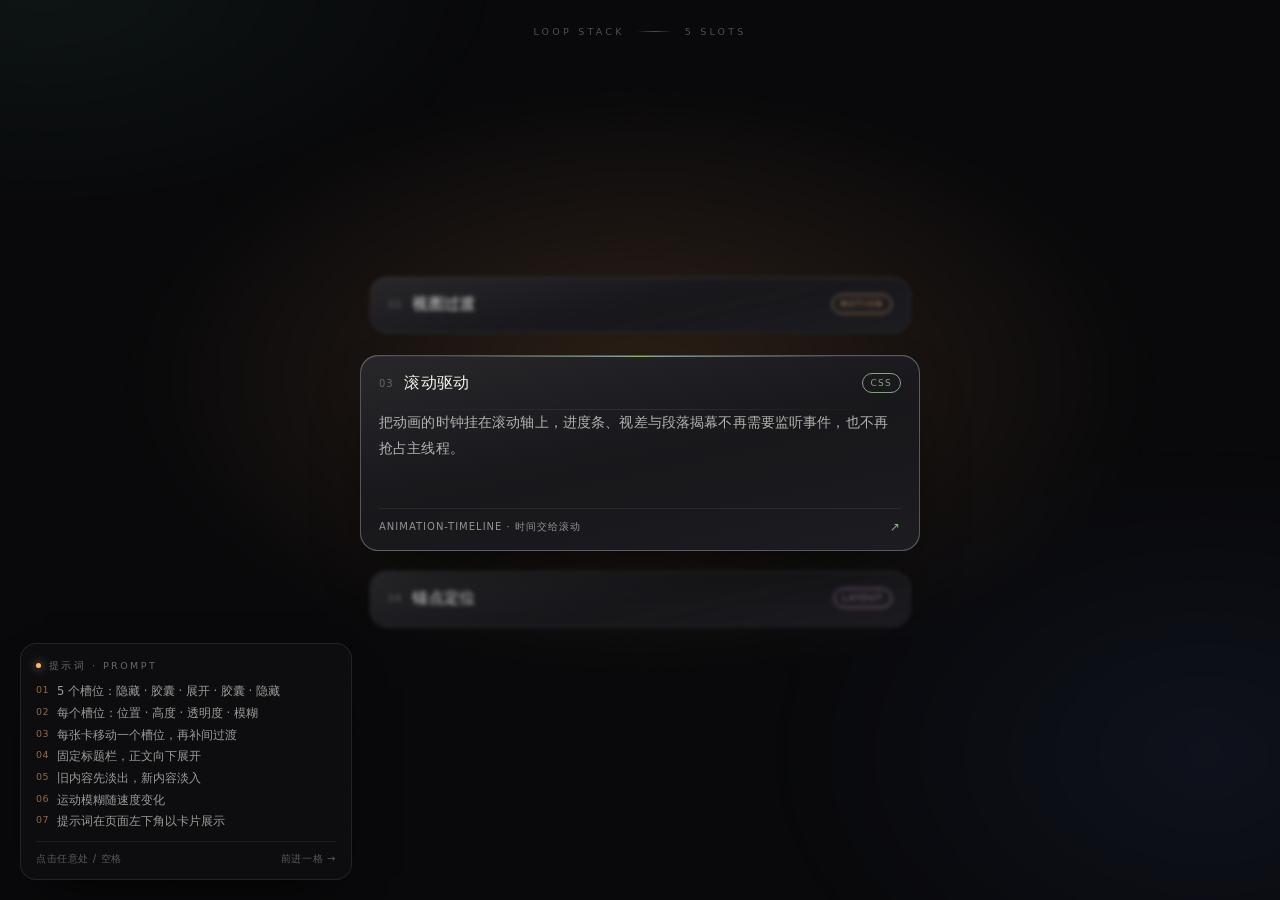
<file: demo/loop-card-slots.html>
<!DOCTYPE html>
<html lang="zh-CN">
<head>
<meta charset="UTF-8" />
<meta name="viewport" content="width=device-width, initial-scale=1, viewport-fit=cover" />
<meta name="color-scheme" content="dark" />
<meta name="description" content="循环卡片组：5 个槽位（隐藏 / 胶囊 / 展开 / 胶囊 / 隐藏），每张卡移动一格并补间过渡，运动模糊随速度变化。" />
<title>Loop Stack · 循环卡片组</title>
<style>
  :root{
    --bg:#08080a;
    --ink:#f4f0ea;
    --rail-k:1;
    --head:54px;
    font-family:-apple-system,BlinkMacSystemFont,"PingFang SC","Hiragino Sans GB","Microsoft YaHei",system-ui,sans-serif;
  }
  *{box-sizing:border-box;}
  html,body{height:100%;}
  body{
    margin:0;background:var(--bg);color:var(--ink);
    overflow:hidden;overscroll-behavior:none;
    -webkit-font-smoothing:antialiased;
  }

  /* ---------- 氛围层 ---------- */
  .aura{
    position:fixed;inset:-15%;pointer-events:none;
    background:
      radial-gradient(46% 38% at 50% 44%, rgba(255,168,96,.14), transparent 68%),
      radial-gradient(38% 38% at 84% 76%, rgba(96,140,255,.07), transparent 70%),
      radial-gradient(40% 30% at 14% 10%, rgba(120,255,214,.05), transparent 70%);
    filter:blur(8px);
  }
  .grain{
    position:fixed;inset:0;pointer-events:none;opacity:.05;mix-blend-mode:overlay;
    background-image:url("data:image/svg+xml,%3Csvg xmlns='http://www.w3.org/2000/svg' width='160' height='160'%3E%3Cfilter id='n'%3E%3CfeTurbulence type='fractalNoise' baseFrequency='0.85' numOctaves='3'/%3E%3C/filter%3E%3Crect width='160' height='160' filter='url(%23n)'/%3E%3C/svg%3E");
  }
  .topline{
    position:fixed;top:26px;left:50%;transform:translateX(-50%);z-index:20;
    display:flex;align-items:center;gap:12px;white-space:nowrap;
    font-size:9.5px;letter-spacing:.34em;text-transform:uppercase;
    color:rgba(244,240,234,.30);
  }
  .topline i{
    display:block;width:36px;height:1px;
    background:linear-gradient(90deg,transparent,rgba(255,255,255,.28),transparent);
  }

  /* ---------- 轨道：5 个槽位共用同一坐标系 ---------- */
  .stage{position:fixed;inset:0;display:grid;place-items:center;}
  .rail{
    position:relative;
    width:min(560px,calc(100vw - 44px));
    height:490px;
    transform:scale(var(--rail-k));
  }

  /* ---------- 卡片 ---------- */
  .card{
    position:absolute;left:0;right:0;top:0;
    height:58px;
    border-radius:18px;
    background-color:#131317;
    background-image:linear-gradient(168deg,rgba(255,255,255,.085),rgba(255,255,255,.02) 52%,rgba(255,255,255,.045));
    border:1px solid rgba(255,255,255,calc(.085 + var(--hot,0) * .18));
    box-shadow:0 26px 70px -32px rgba(0,0,0,.98), 0 1px 0 rgba(255,255,255,.05) inset;
    overflow:hidden;
    transform-origin:50% 0;
    will-change:transform,height,opacity,filter;
    contain:layout paint style;
    cursor:pointer;
    --hot:0;
    --tint:#7fb0ff;
  }
  /* 展开态的描边高光：颜色来自每张卡自己的 tint */
  .halo{
    position:absolute;inset:-1px;border-radius:inherit;pointer-events:none;z-index:2;
    border:1px solid var(--tint);
    opacity:calc(var(--hot,0) * .40);
  }
  .card::after{
    content:'';position:absolute;top:0;left:14%;right:14%;height:1px;pointer-events:none;
    background:linear-gradient(90deg,transparent,var(--tint),transparent);
    opacity:calc(var(--hot,0) * .75);
  }

  /* 固定标题栏：高度锁死，永远贴在卡片顶部 */
  .card-head{
    position:relative;height:var(--head);
    display:flex;align-items:center;gap:11px;
    padding:0 18px;
  }
  .card-head::after{
    content:'';position:absolute;left:18px;right:18px;bottom:0;height:1px;
    background:linear-gradient(90deg,transparent,rgba(255,255,255,.10),transparent);
    opacity:calc(var(--hot,0) * .9);
  }
  .idx{
    font-size:10px;letter-spacing:.08em;font-variant-numeric:tabular-nums;
    color:rgba(244,240,234,.32);
  }
  .card-title{
    flex:1;min-width:0;margin:0;
    font-size:15.5px;font-weight:500;letter-spacing:.02em;color:#f4f0ea;
    white-space:nowrap;overflow:hidden;text-overflow:ellipsis;
  }
  .tag{
    flex:none;
    padding:4px 8px;border-radius:999px;
    border:1px solid rgba(255,255,255,.14);
    font-size:9px;letter-spacing:.14em;text-transform:uppercase;
    color:var(--tint);
    border-color:var(--tint);
    opacity:.72;
  }

  /* 正文：绝对定位在标题栏下方，卡片变高即向下展开 */
  .card-body{
    position:absolute;left:0;right:0;top:var(--head);bottom:0;
    display:flex;flex-direction:column;gap:10px;
    padding:0 18px 16px;
    overflow:hidden;
    opacity:var(--hot,0);
  }
  .card-body p{
    margin:0;
    font-size:14px;line-height:1.85;letter-spacing:.01em;
    color:rgba(244,240,234,.70);
  }
  .meta{
    margin-top:auto;padding-top:11px;
    border-top:1px solid rgba(255,255,255,.07);
    display:flex;align-items:center;justify-content:space-between;gap:12px;
    font-size:10px;letter-spacing:.1em;text-transform:uppercase;
    color:rgba(244,240,234,.42);
  }
  .meta .kick{color:rgba(244,240,234,.56);}
  .meta .arrow{font-size:12px;color:var(--tint);opacity:.8;}

  /* ---------- 左下角：提示词卡片 ---------- */
  .prompt{
    position:fixed;left:20px;bottom:20px;z-index:50;
    width:min(332px,calc(100vw - 40px));
    padding:14px 15px 12px;border-radius:16px;
    background:rgba(16,16,19,.74);
    border:1px solid rgba(255,255,255,.09);
    box-shadow:0 20px 50px -24px rgba(0,0,0,.95);
    -webkit-backdrop-filter:blur(18px) saturate(120%);
    backdrop-filter:blur(18px) saturate(120%);
    font-size:11.5px;line-height:1.62;
    color:rgba(244,240,234,.62);
    -webkit-user-select:text;user-select:text;
  }
  .prompt-head{
    display:flex;align-items:center;gap:8px;margin-bottom:9px;
    font-size:9.5px;letter-spacing:.26em;text-transform:uppercase;
    color:rgba(244,240,234,.40);
  }
  .prompt-head .dot{
    width:5px;height:5px;border-radius:50%;background:#ffb877;
    box-shadow:0 0 10px #ffb877;
  }
  .prompt ol{margin:0;padding:0;list-style:none;counter-reset:p;}
  .prompt li{
    counter-increment:p;position:relative;padding-left:21px;
  }
  .prompt li::before{
    content:counter(p,decimal-leading-zero);position:absolute;left:0;top:0;
    font-size:9.5px;letter-spacing:.06em;
    color:rgba(255,184,119,.55);font-variant-numeric:tabular-nums;
  }
  .prompt li + li{margin-top:3px;}
  .prompt-foot{
    margin-top:10px;padding-top:9px;
    border-top:1px solid rgba(255,255,255,.07);
    display:flex;justify-content:space-between;gap:10px;
    font-size:10px;letter-spacing:.06em;color:rgba(244,240,234,.34);
  }

  /* ---------- 自适应 ---------- */
  @media (max-width:1180px){
    :root{--rail-k:.86;}
    .stage{padding-left:120px;}
    .prompt{width:270px;font-size:10.5px;left:16px;}
  }
  @media (max-height:820px){
    :root{--rail-k:.82;}
  }
  @media (max-height:680px){
    :root{--rail-k:.68;}
    .prompt{max-height:44vh;overflow:auto;}
  }
  @media (max-width:700px){
    :root{--rail-k:.72;}
    .stage{padding:0 0 34vh;}
    .topline{top:18px;font-size:8.5px;letter-spacing:.26em;}
    .prompt{left:12px;right:12px;bottom:12px;width:auto;font-size:10px;max-height:36vh;overflow:auto;}
  }
</style>
</head>
<body>

<div class="aura"></div>
<div class="grain"></div>
<div class="topline"><span>Loop Stack</span><i></i><span>5 Slots</span></div>

<main class="stage">
  <div class="rail" id="rail"></div>
</main>

<aside class="prompt">
  <div class="prompt-head"><span class="dot"></span><span>提示词 · Prompt</span></div>
  <ol>
    <li>5 个槽位：隐藏 · 胶囊 · 展开 · 胶囊 · 隐藏</li>
    <li>每个槽位：位置 · 高度 · 透明度 · 模糊</li>
    <li>每张卡移动一个槽位，再补间过渡</li>
    <li>固定标题栏，正文向下展开</li>
    <li>旧内容先淡出，新内容淡入</li>
    <li>运动模糊随速度变化</li>
    <li>提示词在页面左下角以卡片展示</li>
  </ol>
  <div class="prompt-foot"><span>点击任意处 / 空格</span><span>前进一格 →</span></div>
</aside>

<script>
(() => {
  'use strict';

  /* =========================================================
     数据
     ========================================================= */
  const ITEMS = [
    {
      id: '01', tag: 'CSS', tint: '#7fb0ff', title: '容器查询',
      kick: '@container · 组件自适应',
      copy: '组件不再猜自己的宽度，而是问容器。同一张卡片在侧栏与主区各自排版，媒体查询退为页面级的兜底。'
    },
    {
      id: '02', tag: 'Motion', tint: '#ffb877', title: '视图过渡',
      kick: 'View Transitions · 跨状态补间',
      copy: '给同一份内容换一套骨架，浏览器替你做共享元素的插值。旧视图先定格，新视图随后淡入，中间是一次呼吸。'
    },
    {
      id: '03', tag: 'CSS', tint: '#a9d9a4', title: '滚动驱动',
      kick: 'animation-timeline · 时间交给滚动',
      copy: '把动画的时钟挂在滚动轴上，进度条、视差与段落揭幕不再需要监听事件，也不再抢占主线程。'
    },
    {
      id: '04', tag: 'Layout', tint: '#e6a8d8', title: '锚点定位',
      kick: 'anchor-name · 气泡自己找位置',
      copy: '气泡不再靠脚本计算坐标，而是声明它依附哪个锚点。翻转、夹取与回退交给排版引擎，缩放时也不漂移。'
    },
    {
      id: '05', tag: 'Perf', tint: '#ffd37f', title: '内容可见性',
      kick: 'content-visibility · 只绘制看得见的',
      copy: '屏幕外的长列表直接跳过样式、布局与绘制，只在临近视口时唤醒，首屏成本按可见区域付费。'
    },
    {
      id: '06', tag: 'JS', tint: '#8fd7e0', title: '调度分层',
      kick: 'scheduler.postTask · 让节奏跟着设备',
      copy: '把工作切成可中断的小块，按优先级排队。输入优先、渲染随后、预取最后，拥挤的主线程也能保持响应。'
    }
  ];

  /* 5 个槽位：y = 卡片顶边偏移，h = 高度，o = 透明度，b = 静态模糊，s = 缩放
     0 隐藏(上) / 1 胶囊 / 2 展开 / 3 胶囊 / 4 隐藏(下)
     相邻槽位的 y 增量与 h 增量配对，补间过程中间距恒为 20px，不会互相穿插 */
  const SLOTS = [
    { y: 0,   h: 40,  o: 0, b: 18,  s: 0.900 },
    { y: 72,  h: 58,  o: 1, b: 2.2, s: 0.965 },
    { y: 150, h: 196, o: 1, b: 0,   s: 1.000 },
    { y: 366, h: 58,  o: 1, b: 2.2, s: 0.965 },
    { y: 444, h: 40,  o: 0, b: 18,  s: 0.900 }
  ];

  const CARD_COUNT = 5;
  const DUR = 900;      // 槽位补间时长
  const HOLD = 2600;    // 自动前进间隔
  const BLUR_K = 1.2;   // 速度 → 运动模糊系数
  const BLUR_MAX = 7;

  /* =========================================================
     构建
     ========================================================= */
  const rail = document.getElementById('rail');
  const reduceMotion = window.matchMedia('(prefers-reduced-motion: reduce)').matches;

  const cards = [];
  let nextItem = CARD_COUNT;   // 前 5 条先分给 5 张卡
  let anim = null;             // { t0, from: [{y,h,o,b,s}] }
  let queued = false;
  let timer = 0;

  function setContent(card, item) {
    card.idx.textContent = item.id;
    card.title.textContent = item.title;
    card.tag.textContent = item.tag;
    card.copy.textContent = item.copy;
    card.kick.textContent = item.kick;
    card.el.style.setProperty('--tint', item.tint);
  }

  for (let i = 0; i < CARD_COUNT; i++) {
    const el = document.createElement('article');
    el.className = 'card';
    el.innerHTML =
      '<span class="halo"></span>' +
      '<header class="card-head">' +
        '<span class="idx"></span>' +
        '<h2 class="card-title"></h2>' +
        '<span class="tag"></span>' +
      '</header>' +
      '<div class="card-body">' +
        '<p></p>' +
        '<div class="meta"><span class="kick"></span><span class="arrow">↗</span></div>' +
      '</div>';
    rail.appendChild(el);

    const card = {
      el,
      slot: i,
      prevSlot: i,
      idx: el.querySelector('.idx'),
      title: el.querySelector('.card-title'),
      tag: el.querySelector('.tag'),
      copy: el.querySelector('.card-body p'),
      kick: el.querySelector('.kick'),
      cur: { ...SLOTS[i] },                       // 当前渲染值，供下一次补间起点
      lastCenter: SLOTS[i].y + SLOTS[i].h / 2     // 上一帧中心，用于测速
    };
    cards.push(card);
    setContent(card, ITEMS[i]);
  }

  /* =========================================================
     工具
     ========================================================= */
  const lerp = (a, b, t) => a + (b - a) * t;
  const easeInOut = t => (t < 0.5 ? 4 * t * t * t : 1 - Math.pow(-2 * t + 2, 3) / 2);
  const smoothstep = (a, b, x) => {
    const t = Math.min(1, Math.max(0, (x - a) / (b - a)));
    return t * t * (3 - 2 * t);
  };

  function zOf(slot) {
    return String(20 - Math.abs(slot - 2) * 4);
  }

  function paint(card, y, h, o, blur, scale, hot) {
    const st = card.el.style;
    st.transform = 'translate3d(0,' + y.toFixed(2) + 'px,0) scale(' + scale.toFixed(3) + ')';
    st.height = h.toFixed(2) + 'px';
    st.opacity = o.toFixed(3);
    st.filter = blur > 0.05 ? 'blur(' + blur.toFixed(2) + 'px)' : 'none';
    st.zIndex = zOf(card.slot);
    st.setProperty('--hot', hot.toFixed(3));
  }

  /* 首帧前先落位，避免默认样式闪一帧 */
  cards.forEach(card => {
    const cfg = SLOTS[card.slot];
    paint(card, cfg.y, cfg.h, cfg.o, cfg.b, cfg.s, card.slot === 2 ? 1 : 0);
  });

  /* =========================================================
     推进一格
     ========================================================= */
  function startTick() {
    clearTimeout(timer);

    if (anim) {            // 运动中：排队一次，等这格走完再走
      queued = true;
      return;
    }

    const from = cards.map(c => ({ ...c.cur }));

    for (let i = 0; i < cards.length; i++) {
      const card = cards[i];
      card.prevSlot = card.slot;
      card.slot -= 1;                       // 全部向上移动一格

      if (card.slot < 0) {
        // 顶部隐藏槽 → 瞬移到下方隐藏槽（两端都不可见，跳变无痕）
        card.slot = 4;
        setContent(card, ITEMS[nextItem % ITEMS.length]);
        nextItem += 1;

        const cfg = SLOTS[4];
        card.cur = { ...cfg };
        card.lastCenter = cfg.y + cfg.h / 2;
        from[i] = { ...cfg };               // 该卡本格不参与补间
      }
    }

    anim = { t0: performance.now(), from };
    timer = setTimeout(startTick, HOLD);
  }

  /* =========================================================
     每帧渲染：补间 + 测速 + 运动模糊
     ========================================================= */
  let lastFrame = performance.now();

  function frame(now) {
    const dt = Math.min(80, Math.max(8, now - lastFrame));
    lastFrame = now;
    const fpsK = 16.7 / dt;                 // 把不同刷新率归一到 60fps 的位移

    let t = 1;
    let from = null;
    if (anim) {
      t = Math.min(1, Math.max(0, (now - anim.t0) / DUR));
      from = anim.from;
      if (t >= 1) anim = null;
    }
    const e = easeInOut(t);

    for (let i = 0; i < cards.length; i++) {
      const card = cards[i];
      const to = SLOTS[card.slot];
      const a = from ? from[i] : card.cur;

      const y = lerp(a.y, to.y, e);
      const h = lerp(a.h, to.h, e);
      const o = lerp(a.o, to.o, e);
      const bl = lerp(a.b, to.b, e);
      const sc = lerp(a.s, to.s, e);

      // 内容交叉淡化：旧正文在前 46% 淡出，新正文等高度展开到一半后再淡入
      let body;
      if (from) {
        if (card.prevSlot === 3 && card.slot === 2) {
          body = smoothstep(0.52, 1, t);          // 从下方胶囊升入展开槽：后段淡入
        } else if (card.prevSlot === 2 && card.slot === 1) {
          body = 1 - smoothstep(0.06, 0.46, t);   // 升出展开槽：前段先淡出
        } else {
          body = 0;
        }
      } else {
        body = card.slot === 2 ? 1 : 0;
      }

      // 速度 = 卡片中心位移 / 帧，越快越糊
      const center = y + h / 2;
      const speed = Math.abs(center - card.lastCenter) * fpsK;
      card.lastCenter = center;

      const motionBlur = reduceMotion ? 0 : Math.min(BLUR_MAX, speed * BLUR_K);
      paint(card, y, h, o, bl + motionBlur, sc, body);

      card.cur = { y, h, o, b: bl, s: sc };
    }

    if (queued && !anim) {
      queued = false;
      startTick();
    }

    requestAnimationFrame(frame);
  }

  /* =========================================================
     交互
     ========================================================= */
  document.addEventListener('pointerdown', e => {
    if (e.target.closest('.prompt')) return;   // 读提示词时不推进
    startTick();
  });

  document.addEventListener('keydown', e => {
    if (e.code === 'Space' || e.code === 'ArrowUp' || e.code === 'ArrowRight' || e.code === 'Enter') {
      e.preventDefault();
      startTick();
    }
  });

  requestAnimationFrame(frame);

  if (!reduceMotion) {
    timer = setTimeout(startTick, 1600);       // 留一点时间先看清初始槽位
  }
})();
</script>
</body>
</html>
</file>
